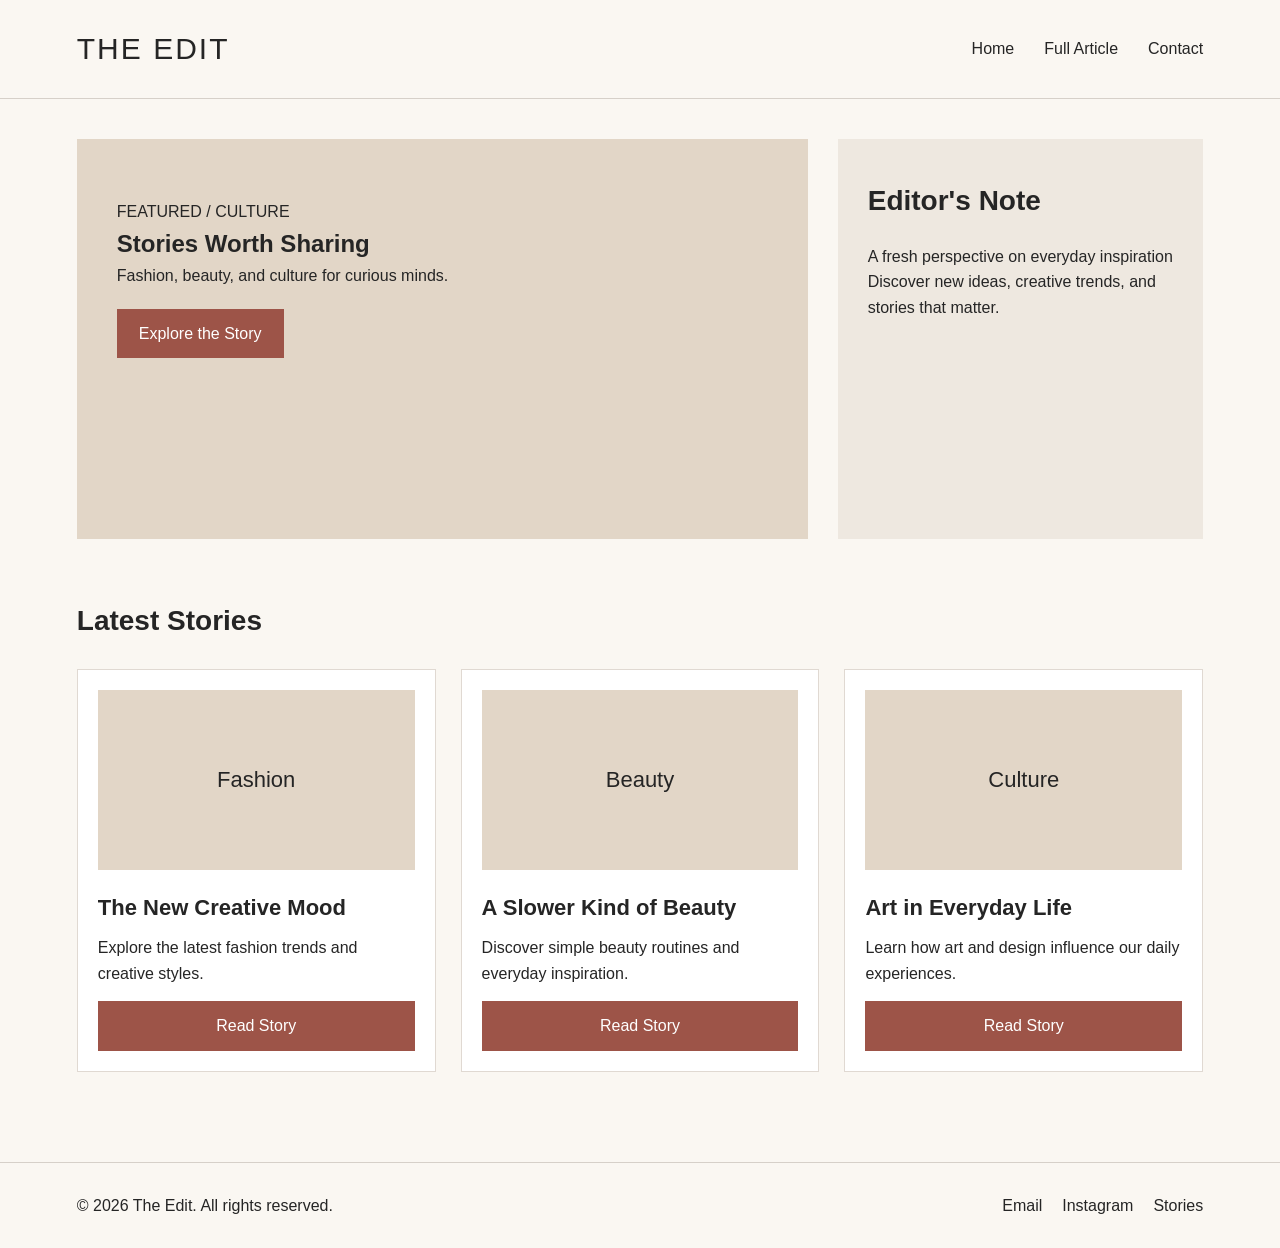
<file: index.html>
<!DOCTYPE html>
<html lang="en">
<head>
    <meta charset="UTF-8">
    <meta name="viewport" content="width=device-width, initial-scale=1.0">
    <title>The Edit | Digital Magazine </title>
    <link rel="stylesheet" href="css/style.css">
</head>
<body>
    
    <header class="site-header">
        <div class="logo">THE EDIT</div>

        <nav>
            <a href="index.html">Home</a>
            <a href="detail.html">Full Article</a>
            <a href="#contact">Contact</a>
        </nav>
    </header>

    <main>
        <section class="hero-grid">
            <div class="hero-main">
                <p>FEATURED / CULTURE</p>
                <h1> Stories Worth Sharing</h1>
                <p> Fashion, beauty, and culture for curious minds.</p>
                <a href="detail.html" class="button"> Explore the Story</a>
            </div>

        <div class="hero-side">
            <h2>Editor's Note</h2>
            <p> A fresh perspective on everyday inspiration</p>
            <p> Discover new ideas, creative trends, and stories that matter.</p>
        </div>
        </section>

        <section class="latest-stories">
            <h2>Latest Stories</h2>

            <div class="cards-gallery">

                <article class="card">
                    <div class="card-image">Fashion</div>
                    <h3>The New Creative Mood</h3>
                    <p>Explore the latest fashion trends and creative styles.</p>
                    <a href="detail.html" class="button"> Read Story</a>
                </article>

                 <article class="card">
                    <div class="card-image">Beauty</div>
                    <h3>A Slower Kind of Beauty</h3>
                    <p>Discover simple beauty routines and everyday inspiration.</p>
                    <a href="detail.html" class="button"> Read Story</a>
                </article>

                <article class="card">
                    <div class="card-image">Culture</div>
                    <h3>Art in Everyday Life</h3>
                    <p>Learn how art and design influence our daily experiences.</p>
                    <a href="detail.html" class="button"> Read Story</a>
                </article>
            </div>
        </section>
    </main>

    <footer class="site-footer" id="contact">
        <p>&copy; 2026 The Edit. All rights reserved.</p>
        <div class="social-links">
            <a href="mailto:sumaira.rasool@mail.utoronto.ca">Email</a>
            <a href="https://www.instagram.com/" target="_blank" rel="noopener noreferrer">Instagram</a>
            <a href="detail.html">Stories</a>
        </div>
    </footer>

</body>
</html>
</file>
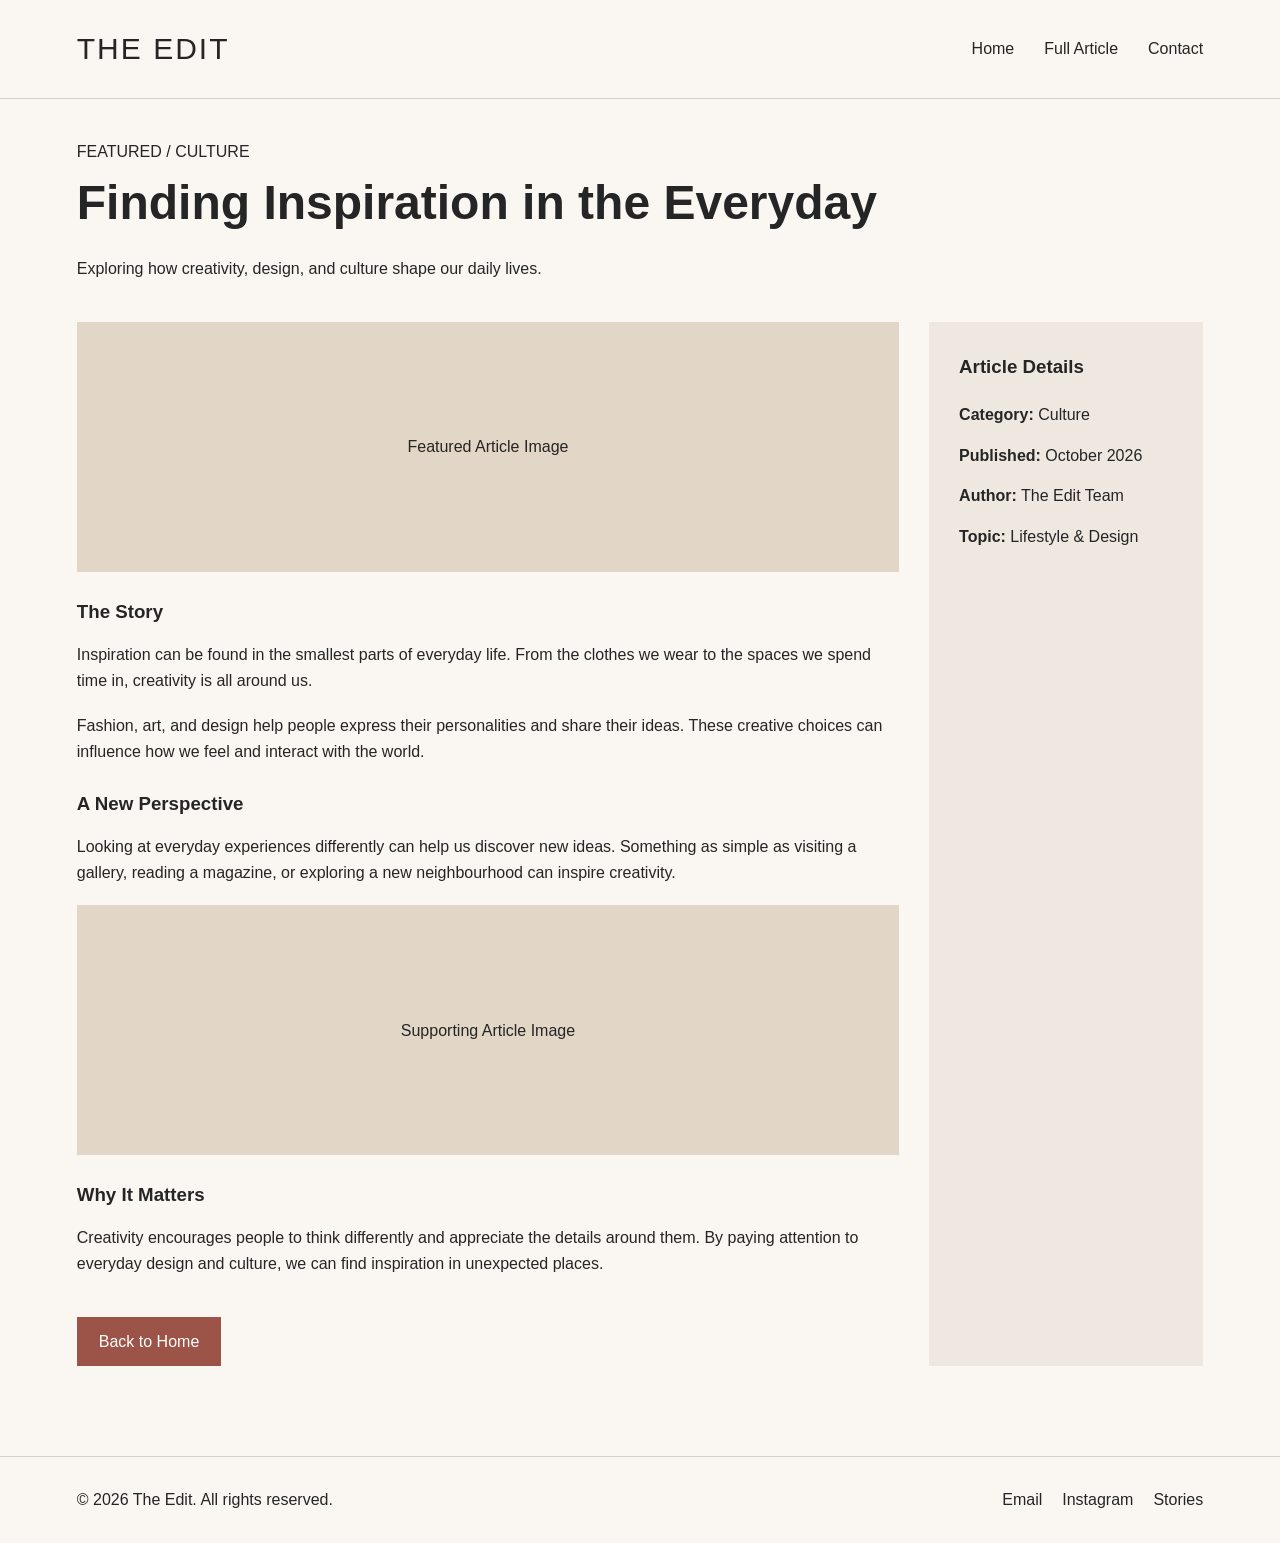
<file: detail.html>
<!DOCTYPE html>
<html lang="en">
<head>
    <meta charset="UTF-8">
    <meta name="viewport" content="width=device-width, initial-scale=1.0">
    <title>Finding Inspiration | The Edit</title>
    <link rel="stylesheet" href="css/style.css">
</head>
<body>
    
    <header class="site-header">
        <div class="logo"> THE EDIT</div>

        <nav>
            <a href="index.html">Home</a>
            <a href="detail.html">Full Article</a>
            <a href="#contact">Contact</a>

        </nav>
    </header>

    <main>

        <section class="detail-hero">
            <p>FEATURED / CULTURE</p>
            <h1>Finding Inspiration in the Everyday</h1>
            <p>Exploring how creativity, design, and culture shape our daily lives.</p>
        </section>
          <section class="content-grid">

            <article class="article-content">

                <div class="article-image">
                    Featured Article Image
                </div>

                <h3>The Story</h3>
                <p>
                    Inspiration can be found in the smallest parts of
                    everyday life. From the clothes we wear to the
                    spaces we spend time in, creativity is all around us.
                </p>
                
                <p>
                    Fashion, art, and design help people express their
                    personalities and share their ideas. These creative
                    choices can influence how we feel and interact
                    with the world.
                </p>

                <h3>A New Perspective</h3>
                <p>
                    Looking at everyday experiences differently can
                    help us discover new ideas. Something as simple
                    as visiting a gallery, reading a magazine, or
                    exploring a new neighbourhood can inspire creativity.
                </p>

                  <div class="article-image">
                    Supporting Article Image
                </div>

                <h3>Why It Matters</h3>
                <p>
                    Creativity encourages people to think differently
                    and appreciate the details around them. By paying
                    attention to everyday design and culture, we can
                    find inspiration in unexpected places.
                </p>

                <a href="index.html" class="button">Back to Home</a>

            </article>

            <aside class="article-sidebar">
                <h3>Article Details</h3>

                <p><strong>Category:</strong> Culture</p>
                <p><strong>Published:</strong> October 2026</p>
                <p><strong>Author:</strong> The Edit Team</p>
                <p><strong>Topic:</strong> Lifestyle &amp; Design</p>
            </aside>

        </section>
    </main>

        <footer id="contact">
        <p>&copy; 2026 The Edit. All rights reserved.</p>

        <div class="social-links">
            <a href="mailto:sumaira.rasool@mail.utoronto.ca">Email</a>
            <a href="https://www.instagram.com/" target="_blank" rel="noopener noreferrer">Instagram</a>
            <a href="detail.html">Stories</a>
        </div>
    </footer>


</body>
</html>
</file>
<file: css/style.css>
*{
    margin: 0;
    padding: 0;
    box-sizing: border-box;
}

body{
    font-family: Arial, sans-serif;
    background-color: #faf7f2;
    color: #252525;
    line-height:1.6;
}

a{
    text-decoration: none;
    color: inherit;
}

.site-header {
    display: flex;
    justify-content: space-between;
    align-items: center;
    padding:25px 6%;
    border-bottom: 1px solid #d6d0c9;

}

.logo{
    font-size: 30px;
    letter-spacing:2px;
}

nav{ 
    display:flex;
    gap:30px;
}

nav a:hover{
    color: #9d5448;
}

main {
    max-width:1440px;
    margin: 0 auto;
    padding: 40px 6%;
}

.hero-grid{
    display: grid;
    grid-template-columns: 2fr 1fr;
    gap: 30px;
    margin-bottom: 60px;
}

.hero-main{
    background-color: #e2d6c7;
    padding: 60px 40px;
    min-height: 400px;
}

.hero-main h2{
   font-size: 52px;
   line-height: 1.2;
   margin:25px 0;
}

.hero-side {
    background-color: #eee8e0;
    padding: 40px 30px;
}

.hero-side h2 {
    font-size: 28px;
    margin-bottom: 20px;
}

.button {
    display: inline-block;
    background-color: #9d5448;
    color: white;
    padding: 12px 22px;
    margin-top: 20px;
}

.button:hover {
    background-color: #783f36;
}

.latest-stories h2{
    font-size:28px;
    margin-bottom:25px;
}

.cards-gallery {
    display:grid;
    grid-template-columns: repeat(auto-fit, minmax(280px,1fr));
    gap:25px;
}

.card {
    display: flex;
    flex-direction: column;
    background-color: #fff;
    padding: 20px;
    border: 1px solid #e0d9d2;
}

.card-image {
    background-color: #e2d6c7;
    height: 180px;
    display: flex;
    justify-content: center;
    align-items: center;
    font-size: 22px;
    margin-bottom: 20px;
}

.card h3 {
    font-size: 22px;
    margin-bottom: 10px;
}

.card p {
    margin-bottom: 15px;
}

.card .button {
    margin-top: auto;
    text-align: center;
}

/* Detail Page - CSS Grid */
.content-grid {
    display: grid;
    grid-template-columns: 3fr 1fr;
    gap: 30px;
    margin-top: 40px;
}

.detail-hero {
    margin-bottom: 30px;
}

.detail-hero h1 {
    font-size: 48px;
    margin-bottom: 15px;
}

.article-content h3 {
    margin: 25px 0 15px;
}

.article-content p {
    margin-bottom: 20px;
}

.article-image {
    background-color: #e2d6c7;
    min-height: 250px;
    display: flex;
    justify-content: center;
    align-items: center;
    margin-bottom: 25px;
}

.article-sidebar {
    background-color: #eee8e0;
    padding: 30px;
}

.article-sidebar h3 {
    margin-bottom: 20px;
}

.article-sidebar p {
    margin-bottom: 15px;
}

/* Footer - Flexbox */
footer {
    display: flex;
    justify-content: space-between;
    align-items: center;
    padding: 30px 6%;
    border-top: 1px solid #d6d0c9;
    margin-top: 50px;
}

.social-links {
    display: flex;
    gap: 20px;
}

.social-links a:hover {
    color: #9d5448;
}

/* Mobile Responsive Layout */
@media (max-width: 767px) {
    .site-header {
        flex-direction: column;
        gap: 15px;
        text-align: center;
    }

    nav {
        flex-wrap: wrap;
        justify-content: center;
        gap: 15px;
    }

    main {
        padding: 25px 5%;
    }

    .hero-grid {
        grid-template-columns: 1fr;
    }

    .hero-main {
        padding: 35px 25px;
        min-height: auto;
    }

    .hero-main h1 {
        font-size: 36px;
    }

    .cards-gallery {
        grid-template-columns: 1fr;
    }

    .content-grid {
        grid-template-columns: 1fr;
    }

    .detail-hero h1 {
        font-size: 34px;
    }

    footer {
        flex-direction: column;
        gap: 15px;
        text-align: center;
    }
}
</file>
